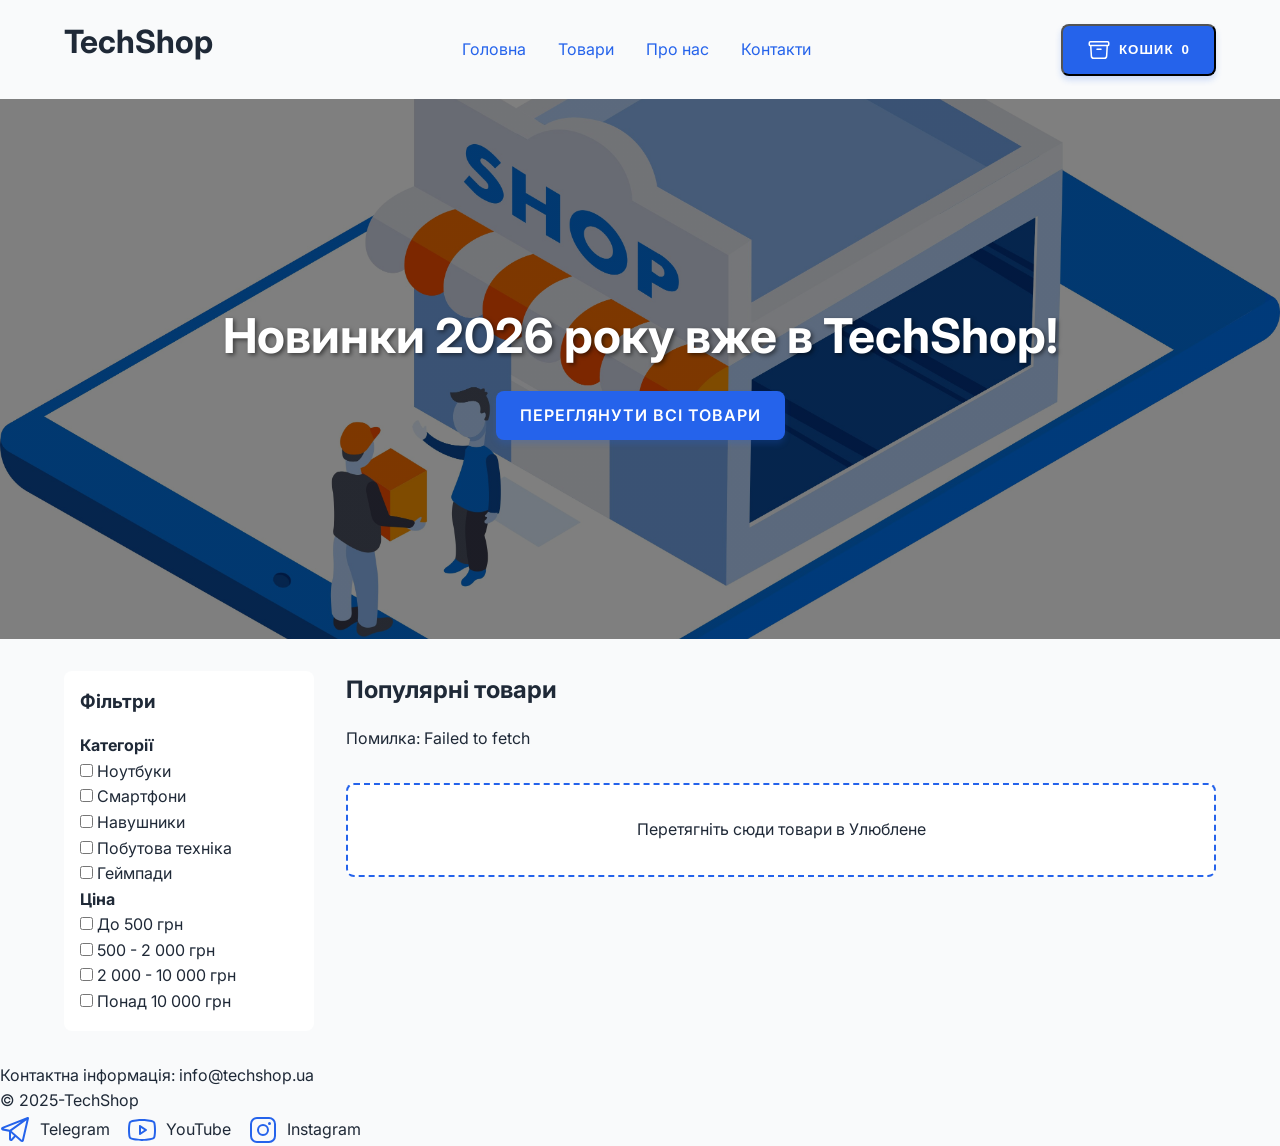
<file: index.html>
<!DOCTYPE html>
<html lang="uk">

<head>
    <meta charset="UTF-8">
    <meta name="viewport" content="width=device-width, initial-scale=1.0">
    <title>TechShop - Магазин гаджетів</title>

    <link rel="preconnect" href="https://fonts.googleapis.com">
    <link rel="preconnect" href="https://fonts.gstatic.com" crossorigin>
    <link href="https://fonts.googleapis.com/css2?family=Inter:wght@400;600;700&display=swap" rel="stylesheet">

    <link rel="stylesheet" href="assets/css/style.css">
</head>

<body>
    <header class="header">
        <h1 class="logo">TechShop</h1>
        <nav class="main-nav">
            <button class="menu-toggle" aria-label="Відкрити меню">
                <svg xmlns="http://www.w3.org/2000/svg" fill="none" viewBox="0 0 24 24" stroke-width="1.5"
                    stroke="currentColor" width="24" height="24">
                    <path stroke-linecap="round" stroke-linejoin="round"
                        d="M3.75 6.75h16.5M3.75 12h16.5m-16.5 5.25h16.5" />
                </svg>
            </button>
            <ul class="nav-list">
                <li><a href="#">Головна</a></li>
                <li><a href="#">Товари</a></li>
                <li><a href="#">Про нас</a></li>
                <li><a href="#">Контакти</a></li>
            </ul>
        </nav>

        <button class="btn btn-cart">

            <svg xmlns="http://www.w3.org/2000/svg" fill="none" viewBox="0 0 24 24" stroke-width="1.5" width="24"
                height="24" stroke="currentColor">
                <path stroke-linecap="round" stroke-linejoin="round"
                    d="m20.25 7.5-.625 10.632a2.25 2.25 0 0 1-2.247 2.118H6.622a2.25 2.25 0 0 1-2.247-2.118L3.75 7.5M10 11.25h4M3.375 7.5h17.25c.621 0 1.125-.504 1.125-1.125v-1.5c0-.621-.504-1.125-1.125-1.125H3.375c-.621 0-1.125.504-1.125 1.125v1.5c0 .621.504 1.125 1.125 1.125Z" />
            </svg>

            Кошик
            <span class="cart-counter">0</span>
        </button>

    </header>

    <section class="hero">
        <h2>Новинки 2026 року вже в TechShop!</h2>
        <a href="#" class="btn">переглянути всі Товари</a>
    </section>

    <main class="page-layout">

        <aside class="sidebar">
            <h3>Фільтри</h3>

            <div class="filter-group">
                <h4>Категорії</h4>
                <ul>
                    <li><label><input type="checkbox" /> Ноутбуки</label></li>
                    <li><label><input type="checkbox" /> Смартфони</label></li>
                    <li><label><input type="checkbox" /> Навушники</label></li>
                    <li><label><input type="checkbox" /> Побутова техніка</label></li>
                    <li><label><input type="checkbox" /> Геймпади</label></li>
                </ul>
            </div>

            <div class="filter-group">
                <h4>Ціна</h4>
                <ul>
                    <li><label><input type="checkbox" /> До 500 грн</label></li>
                    <li><label><input type="checkbox" /> 500 - 2 000 грн</label></li>
                    <li><label><input type="checkbox" /> 2 000 - 10 000 грн</label></li>
                    <li><label><input type="checkbox" /> Понад 10 000 грн</label></li>
                </ul>
            </div>
        </aside>

        <section class="products-content">
            <h2>Популярні товари</h2>

            <div class="loader-container" id="loader">
                <div class="spinner"></div>
                <p>Завантаження товарів...</p>
            </div>

            <div class="products-grid" id="products-container"></div>

            <div class="favorites-zone" id="favoritesZone">
                <p>Перетягніть сюди товари в Улюблене</p>
            </div>
        </section>

    </main>

    <footer class="footer">
        <div class="footer-info">
            <p>Контактна інформація: info@techshop.ua</p>
            <p> &copy; 2025-TechShop </p>
        </div>

        <div class="footer-social">


            <ul class="social-links">
                <li>
                    <a href="#"><svg xmlns="http://www.w3.org/2000/svg" width="32" height="32" viewBox="0 0 256 256">
                            <path
                                d="M228.88,26.19a9,9,0,0,0-9.16-1.57L17.06,103.93a14.22,14.22,0,0,0,2.43,27.21L72,141.45V200a15.92,15.92,0,0,0,10,14.83,15.91,15.91,0,0,0,17.51-3.73l25.32-26.26L165,220a15.88,15.88,0,0,0,10.51,4,16.3,16.3,0,0,0,5-.79,15.85,15.85,0,0,0,10.67-11.63L231.77,35A9,9,0,0,0,228.88,26.19Zm-61.14,36L78.15,126.35l-49.6-9.73ZM88,200V152.52l24.79,21.74Zm87.53,8L92.85,135.5l119-85.29Z" />
                        </svg>
                        Telegram
                    </a>
                </li>

                <li>
                    <a href="#"><svg xmlns="http://www.w3.org/2000/svg" width="32" height="32" viewBox="0 0 256 256">
                            <path
                                d="M164.44,121.34l-48-32A8,8,0,0,0,104,96v64a8,8,0,0,0,12.44,6.66l48-32a8,8,0,0,0,0-13.32ZM120,145.05V111l25.58,17ZM234.33,69.52a24,24,0,0,0-14.49-16.4C185.56,39.88,131,40,128,40s-57.56-.12-91.84,13.12a24,24,0,0,0-14.49,16.4C19.08,79.5,16,97.74,16,128s3.08,48.5,5.67,58.48a24,24,0,0,0,14.49,16.41C69,215.56,120.4,216,127.34,216h1.32c6.94,0,58.37-.44,91.18-13.11a24,24,0,0,0,14.49-16.41c2.59-10,5.67-28.22,5.67-58.48S236.92,79.5,234.33,69.52Zm-15.49,113a8,8,0,0,1-4.77,5.49c-31.65,12.22-85.48,12-86,12H128c-.54,0-54.33.2-86-12a8,8,0,0,1-4.77-5.49C34.8,173.39,32,156.57,32,128s2.8-45.39,5.16-54.47A8,8,0,0,1,41.93,68c30.52-11.79,81.66-12,85.85-12h.27c.54,0,54.38-.18,86,12a8,8,0,0,1,4.77,5.49C221.2,82.61,224,99.43,224,128S221.2,173.39,218.84,182.47Z" />
                        </svg>

                        YouTube
                    </a>
                </li>

                <li>
                    <a href="#"><svg xmlns="http://www.w3.org/2000/svg" width="32" height="32" viewBox="0 0 256 256">
                            <path
                                d="M128,80a48,48,0,1,0,48,48A48.05,48.05,0,0,0,128,80Zm0,80a32,32,0,1,1,32-32A32,32,0,0,1,128,160ZM176,24H80A56.06,56.06,0,0,0,24,80v96a56.06,56.06,0,0,0,56,56h96a56.06,56.06,0,0,0,56-56V80A56.06,56.06,0,0,0,176,24Zm40,152a40,40,0,0,1-40,40H80a40,40,0,0,1-40-40V80A40,40,0,0,1,80,40h96a40,40,0,0,1,40,40ZM192,76a12,12,0,1,1-12-12A12,12,0,0,1,192,76Z" />
                        </svg>

                        Instagram
                    </a>
                </li>
            </ul>
        </div>
    </footer>
    <script src="./assets/js/main.js" type="module"></script>

    <div class="modal-overlay hidden" id="cartOverlay">
        <!-- Саме біле вікно кошика по центру -->
        <div class="modal-window">
            <div class="modal-header">
                <h2>Ваш Кошик</h2>
                <button class="close-btn" id="closeCartBtn">&times;</button>
            </div>

            <!-- Тут JS малюватиме додані товари -->
            <div class="cart-items" id="cartItemsContainer">
                <p>Кошик порожній.</p>
            </div>

            <div class="modal-footer">
                <h3>Разом: <span id="cartTotalSum">0</span> $</h3>
                <!-- Посилання на нашу форму оформлення з ПР №6 -->
                <a href="checkout.html" class="btn btn-primary" id="checkoutBtn">Оформити замовлення</a>
            </div>
        </div>
    </div>
</body>

</html>
</file>
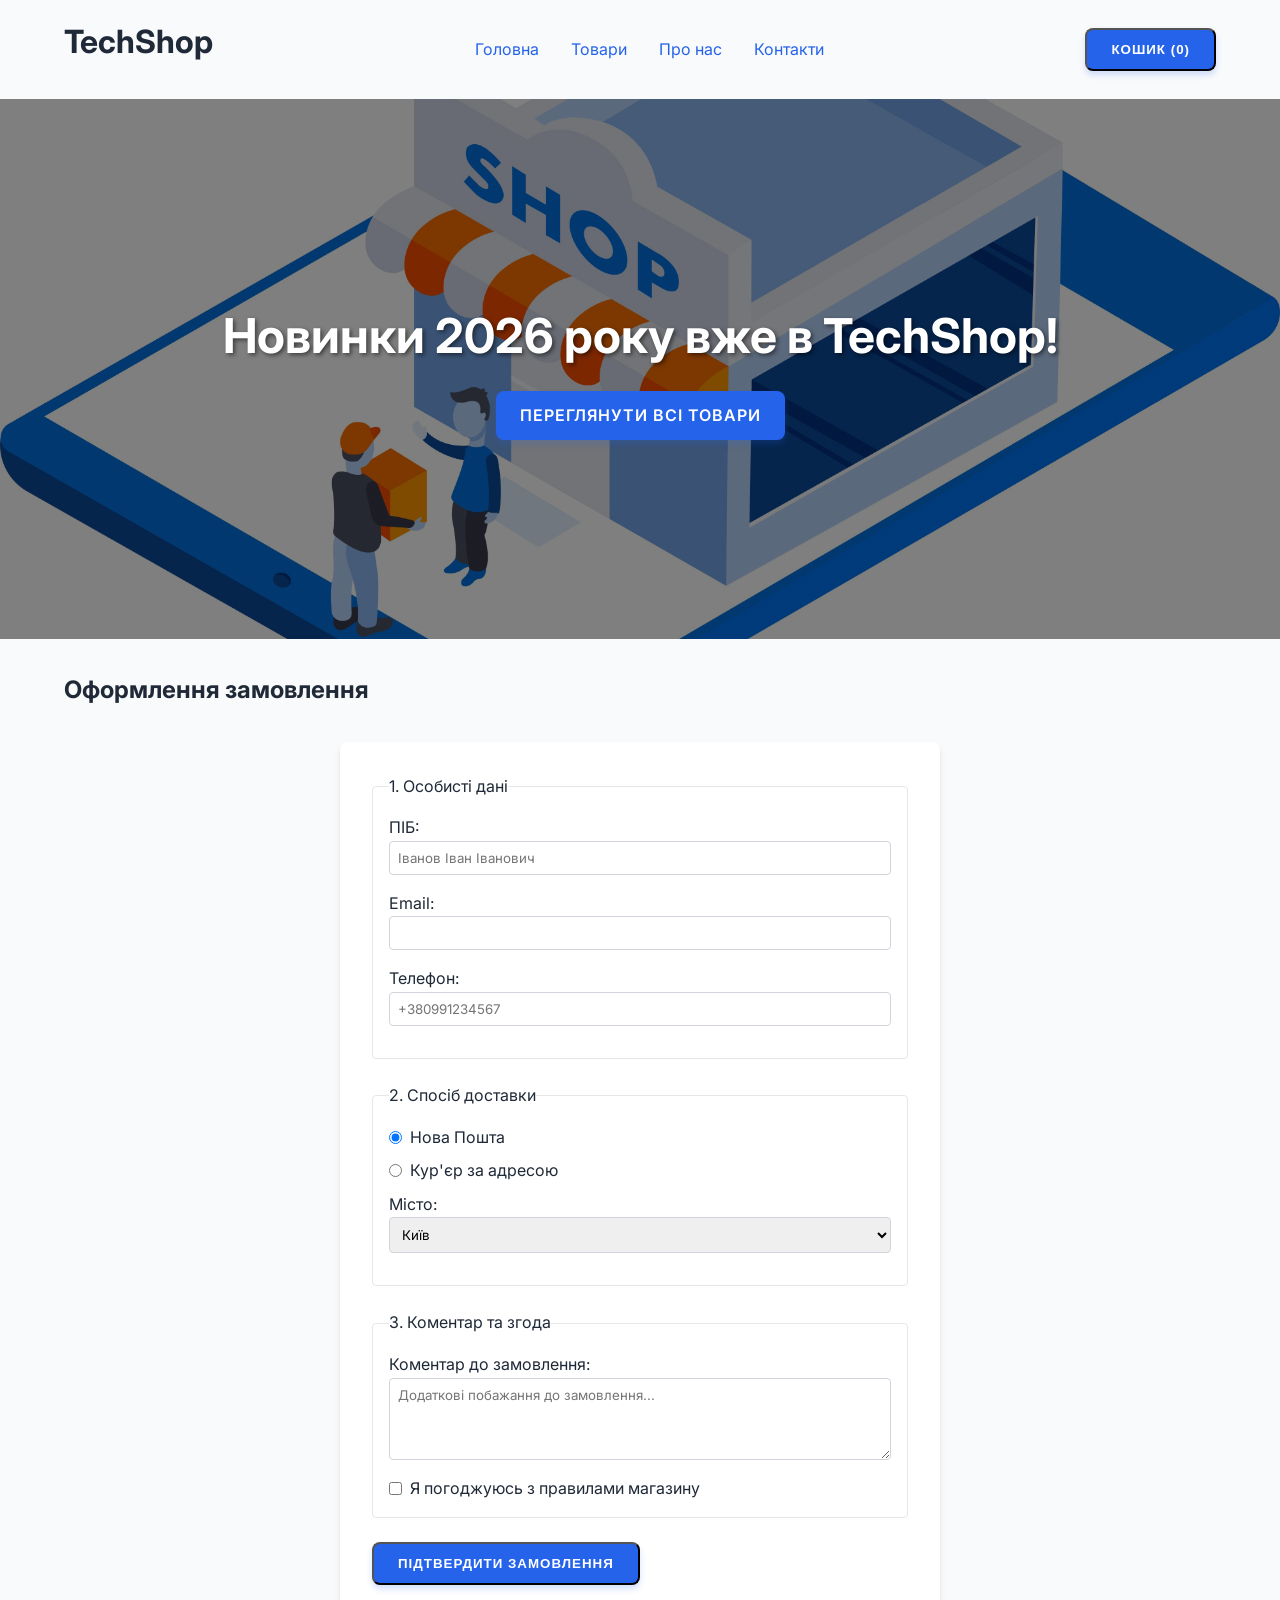
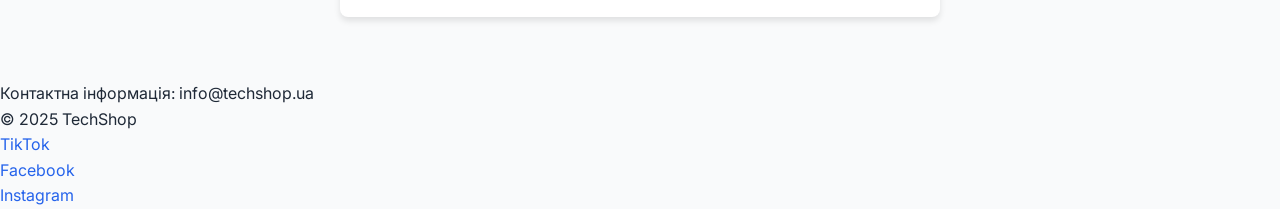
<file: checkout.html>
<!DOCTYPE html>
<html lang="uk">

<head>
    <meta charset="UTF-8">
    <meta name="viewport" content="width=device-width, initial-scale=1.0">
    <title>TechShop - Магазин гаджетів</title>

    <link rel="preconnect" href="https://fonts.googleapis.com">
    <link rel="preconnect" href="https://fonts.gstatic.com" crossorigin>
    <link href="https://fonts.googleapis.com/css2?family=Inter:wght@400;600;700&display=swap" rel="stylesheet">

    <link rel="stylesheet" href="assets/css/style.css">
    <link rel="stylesheet" href="assets/css/form.css">
</head>

<body>
    <header class="header">
        <h1 class="logo">TechShop</h1>
        <nav class="main-nav">
            <ul class="nav-list">
                <li><a href="#">Головна</a></li>
                <li><a href="#">Товари</a></li>
                <li><a href="#">Про нас</a></li>
                <li><a href="#">Контакти</a></li>
            </ul>
        </nav>

        <div class="user-actions">
            <button class="btn btn-cart">Кошик (0)</button>
        </div>
    </header>

    <section class="hero">
        <h2>Новинки 2026 року вже в TechShop!</h2>
        <a href="#" class="btn">переглянути всі Товари</a>
    </section>

    <main class="checkout-layout">
        <h2>Оформлення замовлення</h2>

        <form action="#" method="POST" class="checkout-form">
            <fieldset>

                <legend>1. Особисті дані</legend>

                <div class="form-group">
                    <label for="fullName">ПІБ:</label>
                    <input type="text" id="fullName" name="fullName" required placeholder="Іванов Іван Іванович" />
                </div>

                <div class="form-group">
                    <label for="email">Email:</label>
                    <input type="email" id="email" name="email" required />
                </div>

                <div class="form-group">
                    <label for="phone">Телефон:</label>
                    <!-- Валідація на 10-12 цифр + код країни -->
                    <input type="tel" id="phone" name="phone" pattern="[\+]\d{2}\d{10}" placeholder="+380991234567"
                        required title="Формат: +380XXXXXXXXX" />
                </div>
            </fieldset>

            <fieldset>
                <legend>2. Спосіб доставки</legend>
                <div class="form-radio">
                    <input type="radio" id="deliveryNova" name="delivery" value="nova_poshta" checked />
                    <label for="deliveryNova">Нова Пошта</label>
                </div>
                <div class="form-radio">
                    <input type="radio" id="deliveryCourier" name="delivery" value="courier" />
                    <label for="deliveryCourier">Кур'єр за адресою</label>
                </div>

                <div class="form-group">
                    <label for="city">Місто:</label>
                    <select id="city" name="city">
                        <option value="kyiv">Київ</option>
                        <option value="lviv">Львів</option>
                        <option value="odesa">Одеса</option>
                    </select>
                </div>
            </fieldset>

            <fieldset>
                <legend>3. Коментар та згода</legend>

                <div class="form-group">
                    <label for="comment">Коментар до замовлення:</label>
                    <textarea id="comment" name="comment" placeholder="Додаткові побажання до замовлення..."
                        rows="4"></textarea>
                </div>

                <div class="form-checkbox">
                    <input type="checkbox" id="agree" name="agree" required />
                    <label for="agree">Я погоджуюсь з правилами магазину</label>
                </div>
            </fieldset>

            <button type="submit" class="btn btn-primary">
                Підтвердити замовлення
            </button>

        </form>




        </form>







    </main>
    <footer class="footer">
        <div class="footer-info">
            <p>Контактна інформація: info@techshop.ua</p>
            <p> &copy; 2025 TechShop </p>
        </div>

        <div class="footer-social">
            <ul>
                <li><a href="#">TikTok</a></li>
                <li><a href="#">Facebook</a></li>
                <li><a href="#">Instagram</a></li>
            </ul>
        </div>
    </footer>
</body>

</html>
</file>
<file: assets/css/style.css>
.header {
  display: flex;
  justify-content: space-between;
  /* Розставляє блоки по краях */
  align-items: center;
  /* Центрує лого та кнопки по вертикалі */
  padding: 1rem 5%;
  background-color: var(--bg-color);
  box-shadow: 0 2px 4px rgba(0, 0, 0, 0.1);
}

.nav-list {
  display: flex;
  gap: 2rem;
  list-style: none;
}

.product-card {
  background: white;
  display: flex;
  flex-direction: column;
  min-width: 250px;
  border: 1px solid #eee;
  padding: 15px;
  border-radius: 8px;
}

.product-card button {
  margin-top: auto;
  /* Штовхає кнопку в самий низ картки */
  padding: 10px;
  background-color: #007bff;
  color: white;
  border: none;
  border-radius: 4px;
  cursor: pointer;
}

* {
  margin: 0;
  padding: 0;
  box-sizing: border-box;
}

:root {
  --primary-color: #2563eb;
  --primary-hover: #1d4ed8;
  --accent-color: #f59e0b;
  --text-dark: #1f2937;
  --text-light: #6b7280;
  --bg-color: #f9fafb;
  --font-main: "Inter", sans-serif;
}

body {
  font-family: var(--font-main);
  background-color: var(--bg-color);
  color: var(--text-dark);
  line-height: 1.6;
  font-size: 16px;
}

h1,
h2,
h3 {
  font-weight: 700;
  margin-bottom: 16px;
}

a {
  color: var(--primary-color);
  text-decoration: none;
}

a:hover {
  color: var(--primary-hover);
}

.btn {
  display: inline-block;
  padding: 12px 24px;
  background-color: var(--primary-color);
  color: white;
  border-radius: 8px;
  font-weight: 600;
  text-transform: uppercase;
  letter-spacing: 1px;
  transition: all 0.3s ease;
  box-shadow: 0 4px 6px rgba(37, 99, 235, 0.2);
}

.btn:hover {
  background-color: var(--primary-hover);
  transform: translateY(-2px);
  box-shadow: 0 6px 12px rgba(37, 99, 235, 0.3);
}

.btn-cart {
  display: flex;
  align-items: center;
  gap: 0.5rem;
}

.sidebar ul {
  list-style: none;
}


.hero {
  height: 60vh;
  background-image: linear-gradient(rgba(0, 0, 0, 0.5), rgba(0, 0, 0, 0.5)), url('../images/toms-stals-YYaG0XJwHn8-unsplash.jpg');
  background-size: cover;
  background-position: center;
  display: flex;
  flex-direction: column;
  justify-content: center;
  align-items: center;
  text-align: center;
  color: white;
}


.hero h2 {
  font-size: 3rem;
  text-shadow: 2px 2px 4px rgba(0, 0, 0, 0.5);
}


.page-layout {
  display: grid;
  grid-template-columns: 250px 1fr;
  gap: 2rem;
  padding: 2rem 5%;
}

.sidebar {
  background: white;
  padding: 1rem;
  border-radius: 8px;
  height: fit-content;
}

.products-grid {
  display: grid;
  grid-template-columns: repeat(auto-fill, minmax(280px, 1fr));
  gap: 2rem;
}

.product-img {
  width: 100%;
  height: auto;
  margin-bottom: 10px;
}

.menu-toggle {
  display: none;
  background: none;
  border: none;
  cursor: pointer;
}

@media screen and (max-width: 768px) {
  .menu-toggle {
    display: block;
  }

  .main-nav ul {
    display: none;
    /* Ховаємо горизонтальне меню. У JS семестрі ми навчимось відкривати його по кліку */
  }

  h2 {
    font-size: 1.5rem;
  }

  .page-layout {
    grid-template-columns: 1fr;
    /* Всі блоки в один стовпець */
    padding: 1rem;
    /* Відступи на телефоні мають бути менші */
  }

  .header {
    flex-direction: row;
    gap: 1rem;
  }
}

.product-img {
  width: 100%;
  height: auto;
  margin-bottom: 10px;
}

.social-links {
  display: flex;
  gap: 1rem;
  list-style: none;
}

.social-links a {
  display: flex;
  align-items: center;
  gap: 0.5rem;
  color: var(--text-dark);
}

.social-links svg {
  fill: var(--primary-color);
}

.social-links a:hover svg {
  fill: var(--primary-hover);
}

.loader-container {
  display: flex;
  flex-direction: column;
  align-items: center;
  justify-content: center;
  padding: 3rem;
}

.spinner {
  width: 40px;
  height: 40px;
  border: 4px solid #f3f3f3;
  border-top: 4px solid var(--primary-color);
  border-radius: 50%;
  animation: spin 1s linear infinite;
}

@keyframes spin {
  0% {
    transform: rotate(0deg);
  }

  100% {
    transform: rotate(360deg);
  }
}

/* Клас для приховування */

.hidden {
  display: none !important;
}


.modal-overlay {
  position: fixed;
  top: 0;
  left: 0;
  right: 0;
  bottom: 0;
  background-color: rgba(0, 0, 0, 0.5);
  /* Напівпрозорий чорний */
  display: flex;
  justify-content: center;
  align-items: center;
  z-index: 1000;
  /* Вікно поверх усього іншого на сторінці */
  transition: opacity 0.3s ease;
}

.modal-window {
  background: #fff;
  padding: 2rem;
  border-radius: 8px;
  width: 90%;
  max-width: 500px;
  max-height: 80vh;
  overflow-y: auto;
  /* Дозволяємо скролити список всередині вікна, якщо багато товарів */
  box-shadow: 0 10px 25px rgba(0, 0, 0, 0.2);
}

.close-btn {
  background: transparent;
  border: none;
  font-size: 1.5rem;
  cursor: pointer;
}

/* Утиліта приховування, якщо ви ще не створили її в ПР №11 */
.hidden {
  display: none !important;
  opacity: 0;
}

.product-card {
  cursor: grab;
}

.product-card.dragging {
  opacity: 0.5;
}

.favorites-zone {
  margin-top: 2rem;
  padding: 2rem;
  border: 2px dashed var(--primary-color);
  border-radius: 8px;
  background: white;
  text-align: center;
  transition: background-color 0.2s ease;
}

.favorites-zone.drag-over {
  background-color: #dbeafe;
}

.fav-item {
  margin-top: 0.5rem;
  padding: 0.5rem;
  background: var(--bg-color);
  border-radius: 4px;
}
</file>
<file: assets/css/form.css>
.checkout-layout {
    padding: 2rem 5%;
}

.checkout-form {
  max-width: 600px;
  margin: 2rem auto; /* Центрування на сторінці */
  background: #fff;
  padding: 2rem;
  border-radius: 8px;
  box-shadow: 0 4px 6px rgba(0, 0, 0, 0.1);
}

fieldset {
  border: 1px solid #e5e7eb;
  padding: 1rem;
  margin-bottom: 1.5rem;
  border-radius: 4px;
}

.form-group {
  display: flex;
  flex-direction: column;
  margin-bottom: 1rem;
}

.form-group input,
.form-group select,
.form-group textarea {
  padding: 0.5rem;
  border: 1px solid #d1d5db;
  border-radius: 4px;
  font-family: inherit;
}

.form-radio {
    display: flex;
    align-items: center;
    gap: 0.5rem;
    margin-bottom: 0.5rem;
}

.form-checkbox {
    display: flex;
    align-items: center;
    gap: 0.5rem;
    margin-top: 0.5rem;
}

/* Валідація */
.form-group input:invalid:focus {
    border-color: red;
    outline: none;
}

.form-group input:valid:not(:placeholder-shown) {
    border-color: green;
}
</file>
